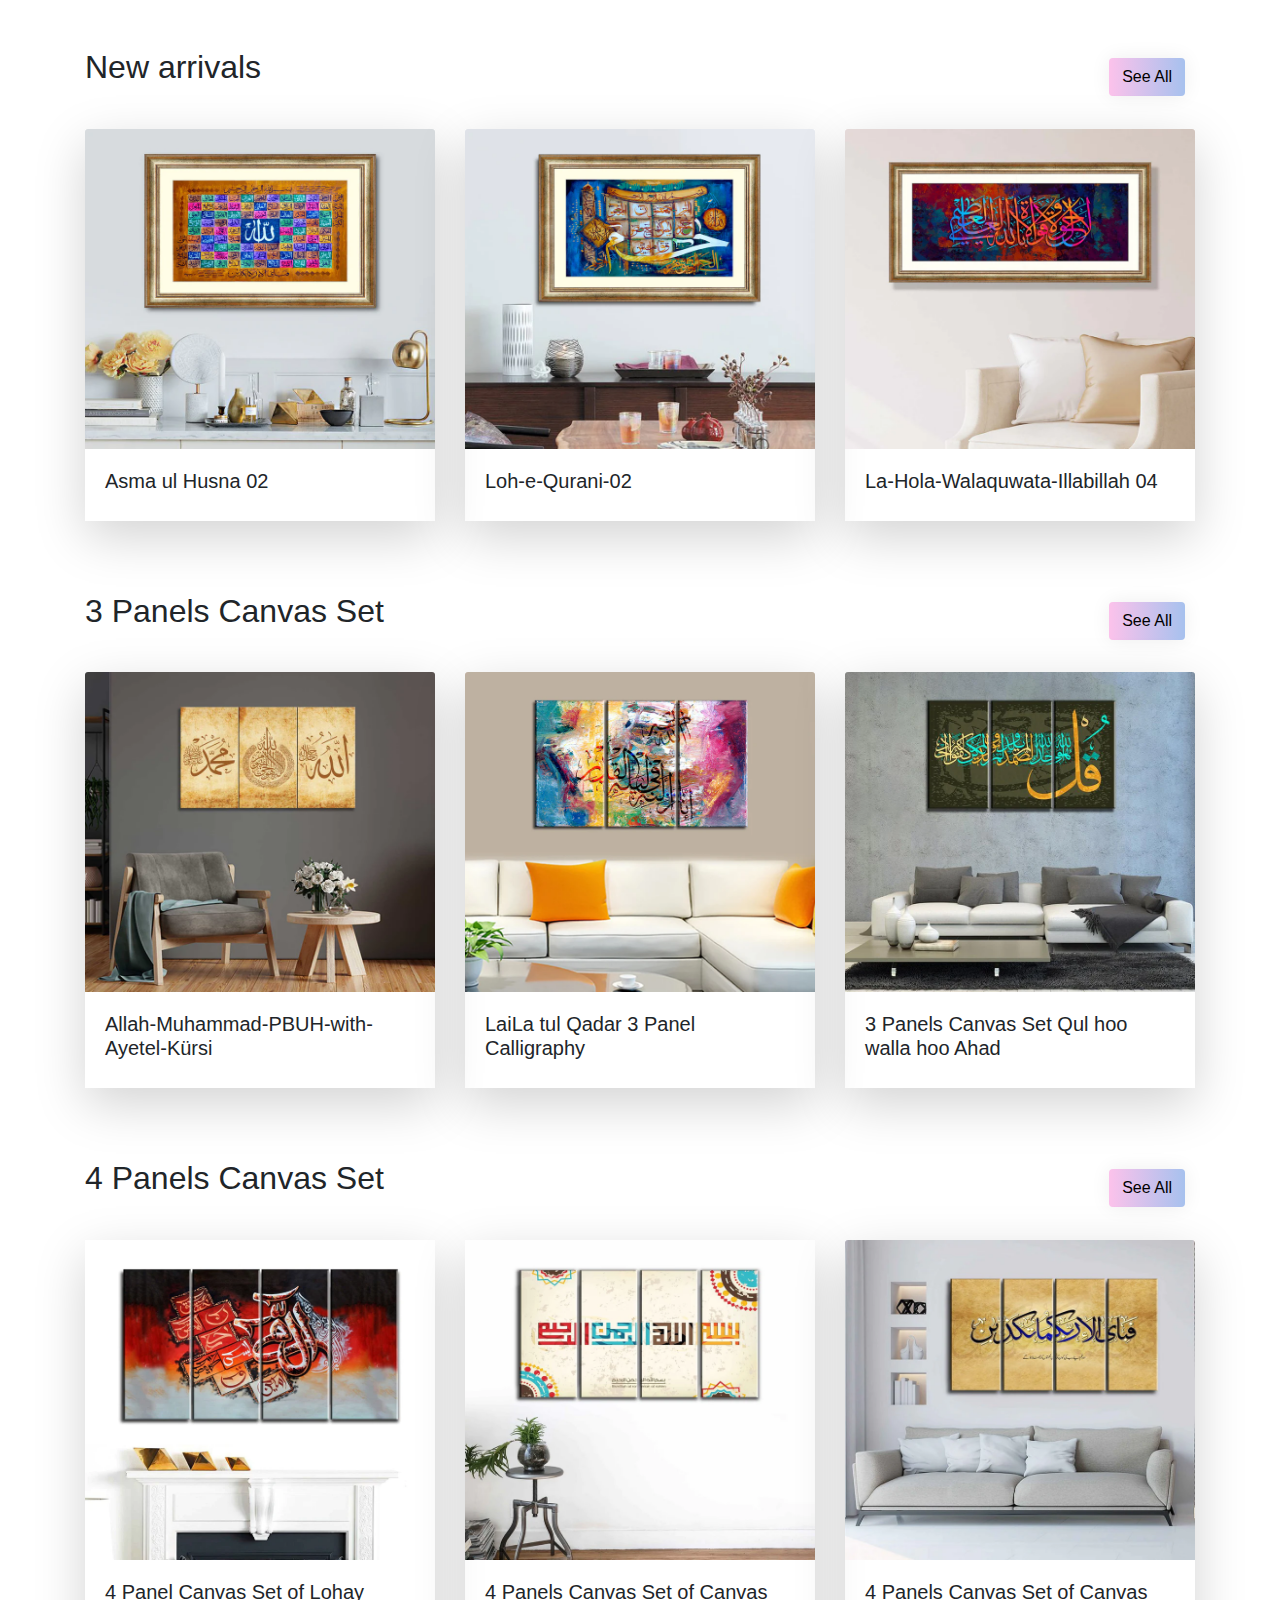
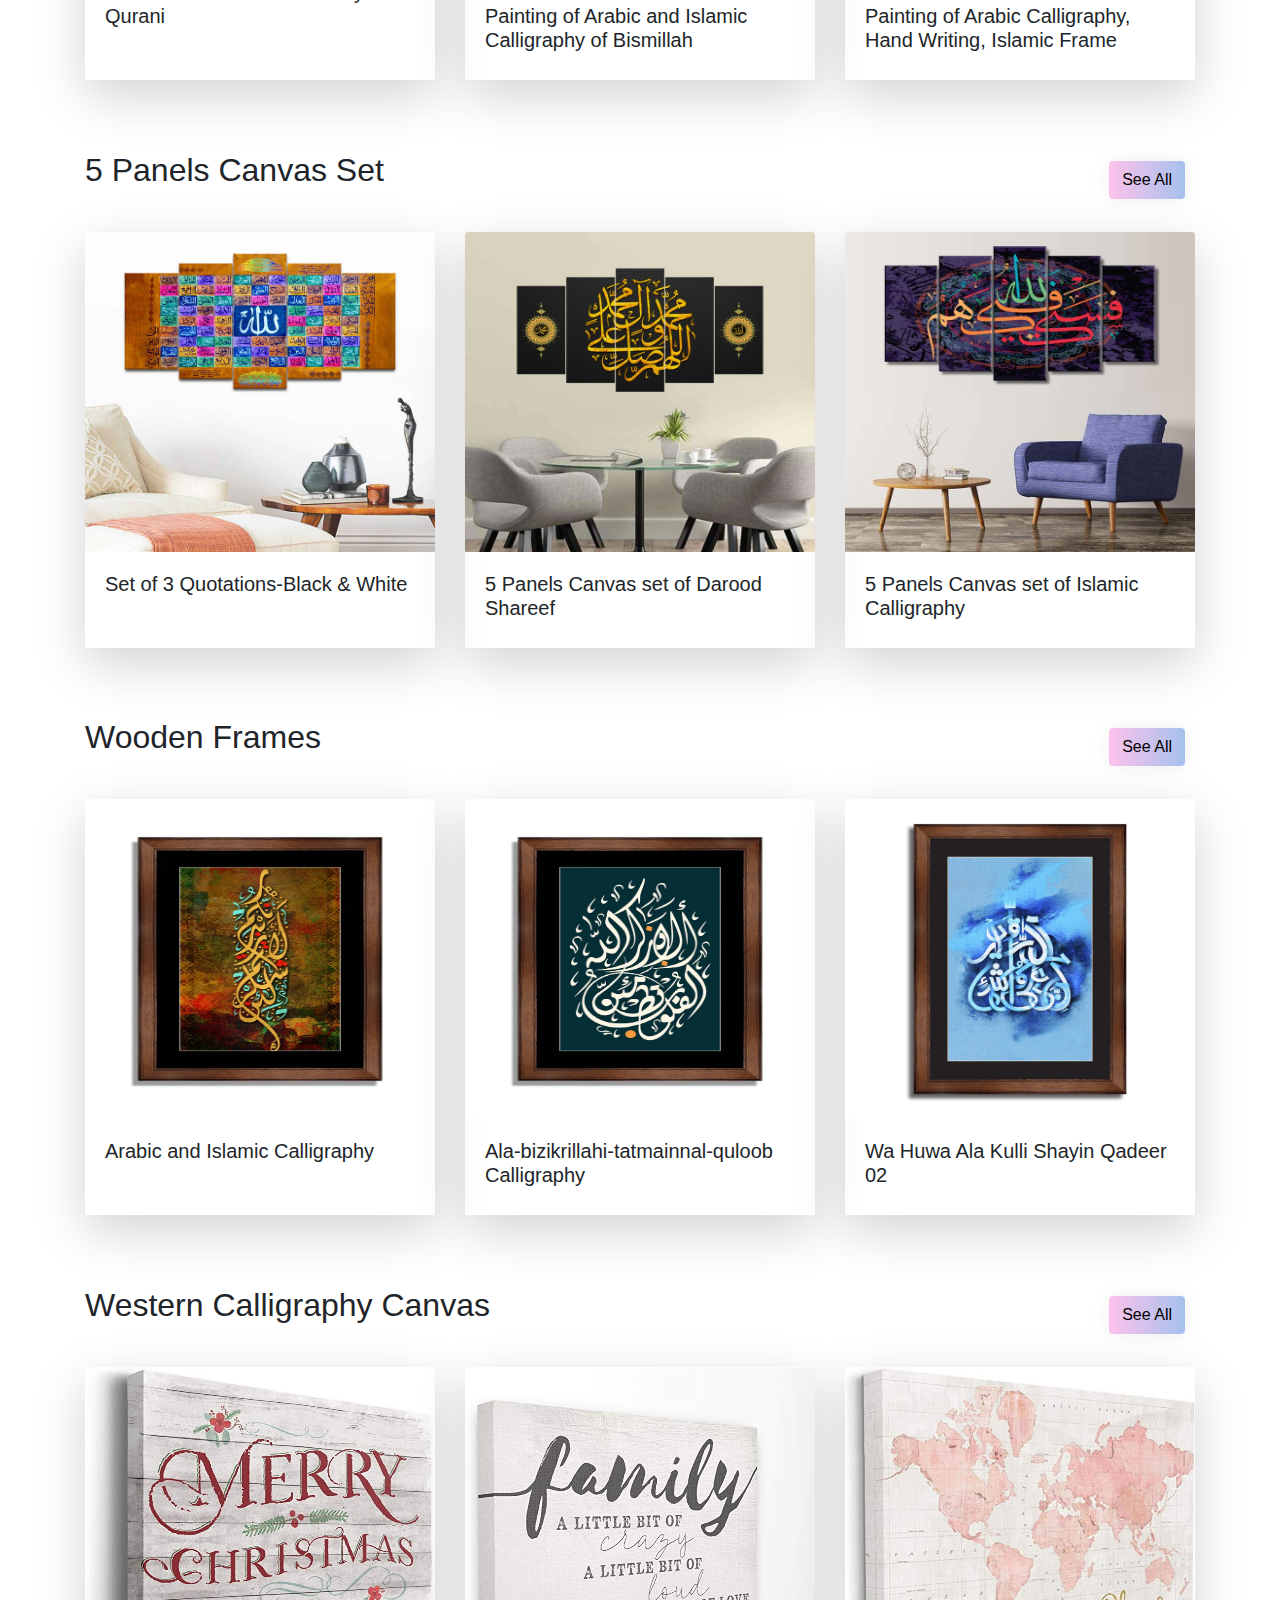
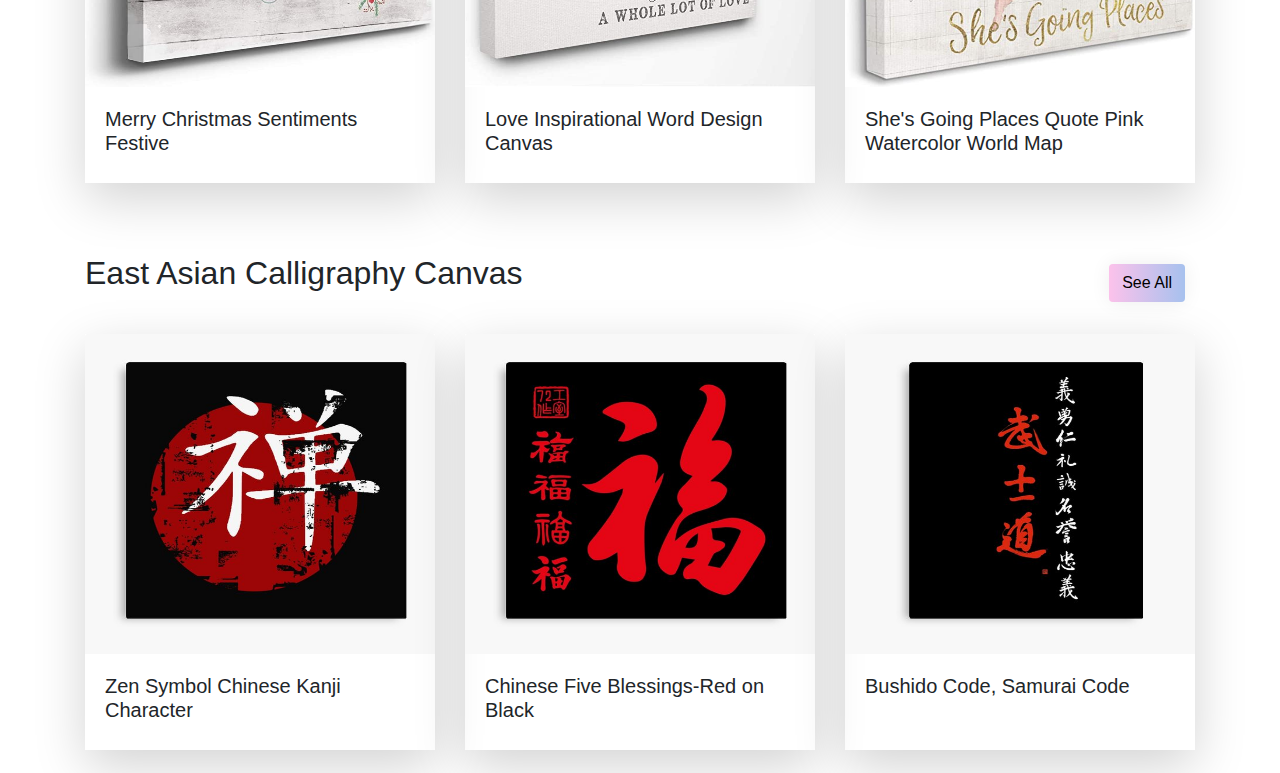
<file: index.html>
<!DOCTYPE html>
<html lang="en">
  <head>
    <meta charset="UTF-8" />
    <meta http-equiv="X-UA-Compatible" content="IE=edge" />
    <meta name="viewport" content="width=device-width, initial-scale=1.0" />
    <title>Cards</title>
    <link rel="stylesheet" href="style.css">
    <link rel="stylesheet" href="bootstrap4/css/bootstrap.min.css"/>
    <script src="jquery-3.5.1.min.js"></script>
    <script src="https://code.jquery.com/jquery-3.5.1.min.js"></script>
    <script src="bootstrap4/js/bootstrap.min.js"></script>
  </head>
  <body>
    <!-- arabic calligraphy -->
    <div id="arabic-calligraphy">
      <!-- new arrivals start -->
    <section id="arrival">
      <div class="container mt-5">
        <div class="top">
          <h2 class="right">New arrivals</h2>
          <div class="left">
          <button id="btarrival" class="btn bt">See All</button>
        </div>
        </div>
        <div class="row" id="arrnew"></div>
      </div>
      <script>
        $.getJSON("./data/arrival.json", (arrayar)=>{
          let arr = document.querySelector("#arrnew");
        for (let i = 0; i<arrayar.length; i++) {
          arr.innerHTML +=
            ` <div class="col-md-4 col-sm-6 pd display">
                        <div class="shadow-lg" style="width: 25rem;overflow:hidden">
                  <div class="zoom">
           <a href=""><img src="`+ arrayar[i].image +
            `" class="card-img-top w-100" style="height:20rem" alt="..."></a>
        </div>
        <div class="card-body container-fluid">
          <h5>` +arrayar[i].name +
            `</h5>
        </div>
      </div>
      </div>`
        }
        })
        </script>
    </section>
    <!-- new arrivals end -->

    <!-- 3-panel canvas start -->
    <section id="threepanel">
      <div class="container mt-5">
        <div class="top">
          <h2 class="right">3 Panels Canvas Set</h2>
          <div class="left">
            <button id="btthree" class="btn bt">See All</button>
          </div>
        </div>
        <div class="row" id="threesets">
        </div>
      </div>
      <script>
        $.getJSON("./data/threepanel.json", (arraythree)=>{
          let three = document.querySelector("#threesets");
        for (let i = 0; i<arraythree.length; i++) {
          three.innerHTML +=
            ` <div class="col-md-4 col-sm-6 pd display">
                        <div class="shadow-lg" style="width: 25rem;overflow:hidden">
                  <div class="zoom">
           <a href=""><img src="`+ arraythree[i].image +
            `" class="card-img-top w-100" style="height:20rem" alt="..."></a>
        </div>
        <div class="card-body container-fluid">
          <h5>` +arraythree[i].name +
            `</h5>
        </div>
      </div>
      </div>`
        }
        })
        </script>
    </section>
    <!-- 3-panel canvas end -->

    <!-- 4-panel canvas start -->
    <section id="fourpanel">
      <div class="container mt-5">
        <div class="top"><h2 class="right">4 Panels Canvas Set</h2>
          <div class="left"><button id="btfour" class="btn bt">See All</button>
          </div></div>
        <div class="row" id="foursets"></div>
      </div>
      <script>
        $.getJSON("./data/fourpanel.json", (arrayfour)=>{
          let four = document.querySelector("#foursets");
        for (let i = 0; i<arrayfour.length; i++) {
          four.innerHTML +=
            ` <div class="col-md-4 col-sm-6 pd display">
                        <div class="shadow-lg" style="width: 25rem;overflow:hidden">
                  <div class="zoom">
           <a href=""><img src="`+ arrayfour[i].image +
            `" class="card-img-top w-100" style="height:20rem" alt="..."></a>
        </div>
        <div class="card-body container-fluid">
          <h5>` +arrayfour[i].name +
            `</h5>
        </div>
      </div>
      </div>`
        }
        })
        </script>
    </section>
    <!-- 4-panel canvas end -->

    <!-- 5-panel-canvas start -->
    <section id="fivepanel">
      <div class="container mt-5">
        <div class="top"><h2 class="right">5 Panels Canvas Set</h2>
          <div class="left"><button id="btfive" class="btn bt">See All</button>
          </div></div>
        <div class="row" id="fivesets"></div>
      </div>
      <script>
        $.getJSON("./data/fivepanel.json", (arrayfive)=>{
          let five = document.querySelector("#fivesets");
        for (let i = 0; i<arrayfive.length; i++) {
          five.innerHTML +=
            ` <div class="col-md-4 col-sm-6 pd display">
                        <div class="shadow-lg" style="width: 25rem;overflow:hidden">
                  <div class="zoom">
           <a href=""><img src="`+ arrayfive[i].image +
            `" class="card-img-top w-100" style="height:20rem" alt="..."></a>
        </div>
        <div class="card-body container-fluid">
          <h5>` +arrayfive[i].name +
            `</h5>
        </div>
      </div>
      </div>`
        }
        })
        </script>
    </section>
    <!-- 5-panel canvas end -->

    <!--wooden frames start  -->
    <section id="wooden">
      <div class="container mt-5">
        <div class="top"><h2 class="right">Wooden Frames</h2>
          <div class="left"><button id="btwood" class="btn bt">See All</button>
          </div></div>
        <div class="row" id="wood"></div>
      </div>
      <script>
        $.getJSON("./data/wood.json", (arraywood)=>{
          let wood = document.querySelector("#wood");
        for (let i = 0; i<arraywood.length; i++) {
          wood.innerHTML +=
            ` <div class="col-md-4 col-sm-6 pd display">
                        <div class="shadow-lg" style="width: 25rem;overflow:hidden">
                  <div class="zoom">
           <a href=""><img src="`+ arraywood[i].image +
            `" class="card-img-top w-100" style="height:20rem" alt="..."></a>
        </div>
        <div class="card-body container-fluid">
          <h5>` +arraywood[i].name +
            `</h5>
        </div>
      </div>
      </div>`
        }
        })
        </script>
    </section>
    <!-- wooden frames end -->
  </div>
  <!-- arabic calligraphy end -->

  <!-- western calligraphy start -->
  <section id="western">
    <div class="container mt-5">
      <div class="top"><h2 class="right">Western Calligraphy Canvas</h2>
        <div class="left"><button id="btwest" class="btn bt">See All</button>
        </div></div>
      <div class="row" id="west"></div>
    </div>
    <script>
      $.getJSON("./data/main1.json", (arraywest)=>{
        let west = document.querySelector("#west");
      for (let i = 0; i<arraywest.length; i++) {
        west.innerHTML +=
          ` <div class="col-md-4 col-sm-6 pd display">
                      <div class="shadow-lg" style="width: 25rem;overflow:hidden">
                <div class="zoom">
         <a href=""><img src="`+ arraywest[i].image +
          `" class="card-img-top w-100" style="height:20rem" alt="..."></a>
      </div>
      <div class="card-body container-fluid">
        <h5>` +arraywest[i].name +
          `</h5>
      </div>
    </div>
    </div>`
      }
      })
      </script>
  </section>
  <!-- western calligraphy end -->

  <!-- east asian calligraphy start -->
  <section id="eastasian">
    <div class="container mt-5">
      <div class="top"><h2 class="right">East Asian Calligraphy Canvas</h2>
        <div class="left"><button id="bteast" class="btn bt">See All</button>
        </div></div>
      <div class="row" id="east"></div>
    </div>
    <script>
      $.getJSON("./data/main2.json", (arrayeast)=>{
        let east = document.querySelector("#east");
      for (let i = 0; i<arrayeast.length; i++) {
        east.innerHTML +=
          ` <div class="col-md-4 col-sm-6 pd display">
                      <div class="shadow-lg" style="width: 25rem;overflow:hidden">
                <div class="zoom">
         <a href=""><img src="`+ arrayeast[i].image +
          `" class="card-img-top w-100" style="height:20rem" alt="..."></a>
      </div>
      <div class="card-body container-fluid">
        <h5>` +arrayeast[i].name +
          `</h5>
      </div>
    </div>
    </div>`
      }
      })
      </script>
  </section>
  <!-- east asian calligraphy end -->

    <script>
      // new arrival jquery start

      const oldHtmlarrival = $("#arrival").html()
      $(document).on("click", '#btarrival', function(){
        // const arrivalbtn = $(this)
        $.ajax({
          type:"get",
          url:"./views/new-arrivals.html",
          success:function(response) {
            $('#arrival').html(response);
            $("section").hide();
            // console.log(arrivalbtn.parents("section"))
            $("#arrival").show();
          }
        })
      })
      $(document).on("click", "#btn-go-back-new-arr", function(){
        $('#arrival').html(oldHtmlarrival);
        $("section").show();
      })

       // new arrival jquery end

      //  three panel jquery start

      const oldHtmlthree = $("#threepanel").html()
      // console.log(oldHtmlthree)
      $(document).on("click", '#btthree', function(){
        // const arrivalbtn = $(this)
        $.ajax({
          type:"get",
          url:"./views/three-panel.html",
          success:function(response) {
            // console.log('res', response)
            $('#threepanel').html(response);
            $("section").hide();
            // console.log(arrivalbtn.parents("section"))
            $("#threepanel").show();
          }
        })
      })
      $(document).on("click", "#btn-go-back-three", function(){
        $('#threepanel').html(oldHtmlthree);
        $("section").show();
      })

      //  three panel jquery end 

      // four panel jquery start
      const oldHtmlfour = $("#fourpanel").html();
      $(document).on("click", "#btfour", function(){
        $.ajax({
          type:"get",
          url:"./views/four-panel.html",
          success:function(response){
            $("#fourpanel").html(response);
            $("section").hide();
            $("#fourpanel").show();
          }
        })
      })
      $(document).on("click", "#btn-go-back-four", function(){
        $("#fourpanel").html(oldHtmlfour);
        $("section").show();
      })
      // four panel jquery end

      // five panel jquery start
      const oldHtmlfive = $("#fivepanel").html();
      // console.log(oldHtmlfive);
      $(document).on("click", "#btfive", function(){
        $.ajax({
          type:"get",
          url:"./views/five-panel.html",
          success:function(response){
            $("#fivepanel").html(response);
            $("section").hide();
            $("#fivepanel").show();
          }
        })
      })
      $(document).on("click", "#btn-go-back-five", function(){
        $("#fivepanel").html(oldHtmlfive);
        $("section").show();
      })
      // five panel jquery end

      // wooden jquery start
      const oldHtmlwooden = $("#wooden").html();
      $(document).on("click", "#btwood", function(){
        $.ajax({
          type:"get",
          url:"./views/wooden.html",
          success:function(response){
            $("#wooden").html(response);
            $("section").hide();
            $("#wooden").show();
          }
        })
      })
      $(document).on("click", "#btn-go-back-wood", function(){
        $("#wooden").html(oldHtmlwooden);
        $("section").show();
      })
      // wooden jquery end

      // west jquery start
      const oldHtmlwest = $("#western").html();
      $(document).on("click", "#btwest", function(){
        $.ajax({
          type:"get",
          url:"./views/west.html",
          success:function(response){
            $("#western").html(response);
            $("section").hide();
            $("#western").show();
          }
        })
      })
      $(document).on("click", "#btn-go-back-west", function(){
        $("#western").html(oldHtmlwest);
        $("section").show();
      })
      // west jquery end

      // eastasian jquery start
      const oldHtmleast = $("#eastasian").html();
      $(document).on("click", "#bteast", function(){
        $.ajax({
          type:"get",
          url:"./views/east.html",
          success:function(response){
            $("#eastasian").html(response),
            $("section").hide();
            $("#eastasian").show();
          }
        })
      })
      $(document).on("click", "#btn-go-back-east", function(){
        $("#eastasian").html(oldHtmleast);
        $("section").show();
      })
      // eastasian jquery end
      
    </script>
    
  </body>
</html>
</file>
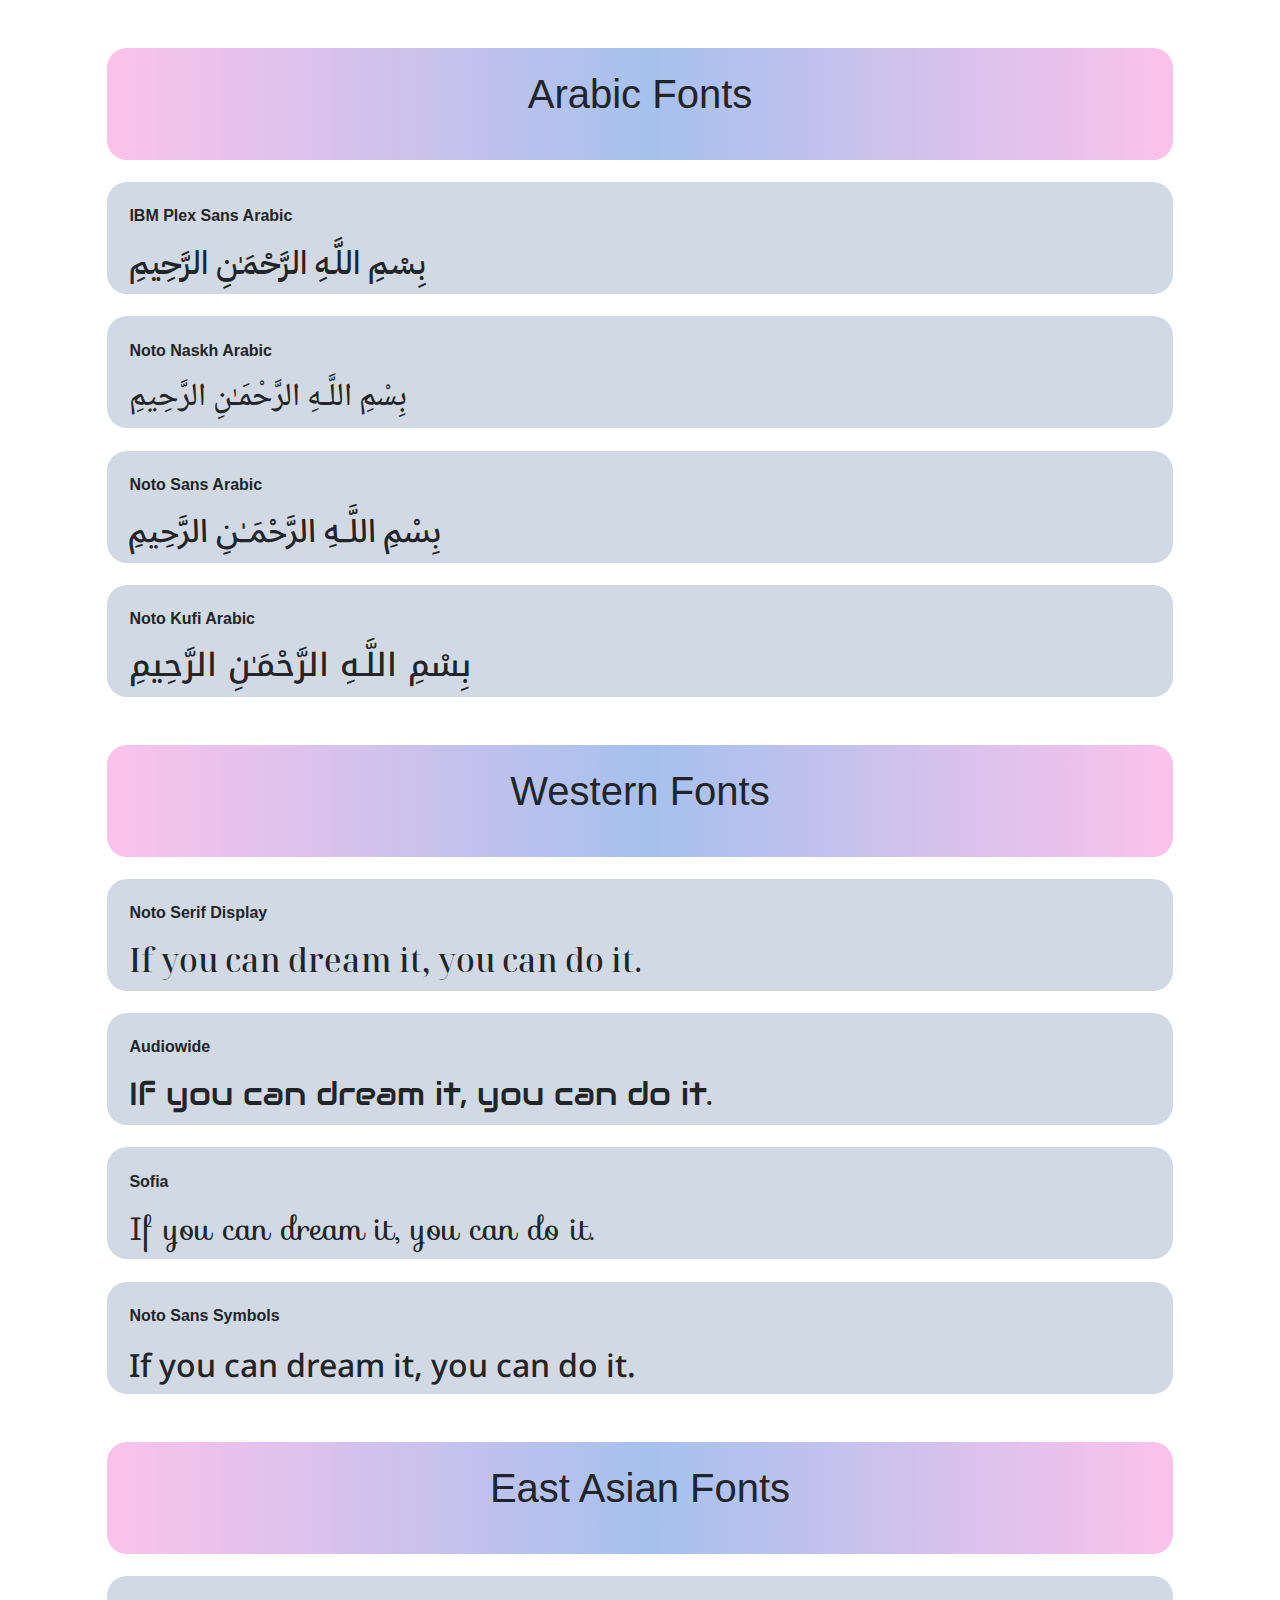
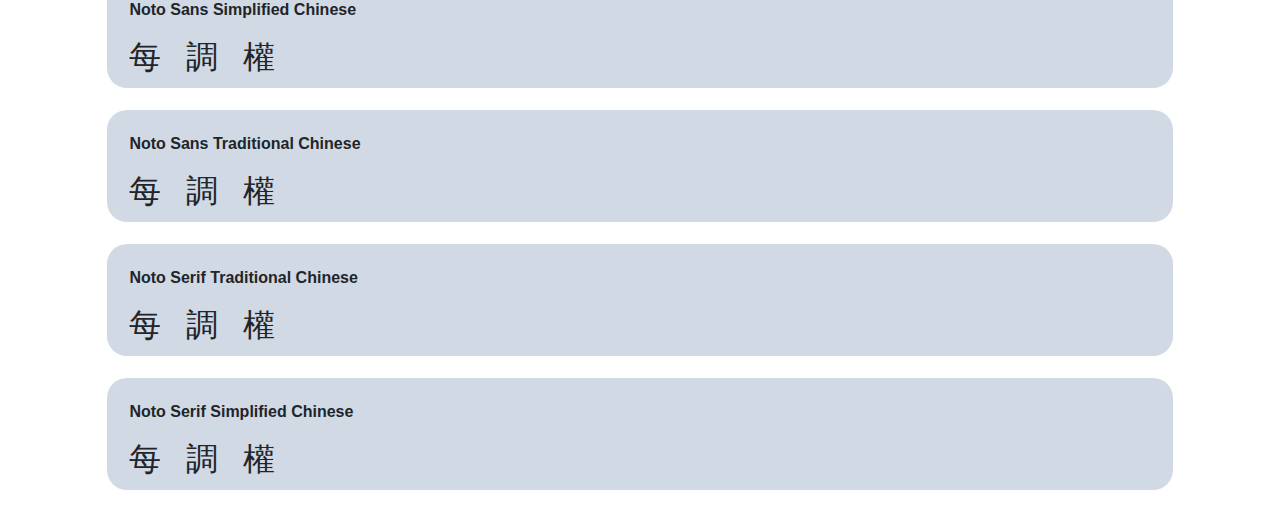
<file: arabic-fonts.html>
<!DOCTYPE html>
<html lang="en">
<head>
    <meta charset="UTF-8">
    <meta http-equiv="X-UA-Compatible" content="IE=edge">
    <meta name="viewport" content="width=device-width, initial-scale=1.0">
    <title></title>
    <link rel="stylesheet" href="https://fonts.googleapis.com/css?family=IBM Plex Sans Arabic|Noto Naskh Arabic|Noto Sans Arabic|Noto Kufi Arabic|Noto Serif Display|Audiowide|Sofia|Noto Sans Symbols|Noto Sans Simplified Chinese|Noto Sans Traditional Chinese|Noto Serif Traditional Chinese|Noto Serif Simplified Chinese">
    <link rel="stylesheet" href="style.css">
    <link rel="stylesheet" href="bootstrap4/css/bootstrap.min.css">
    <script src="jquery-3.5.1.min.js"></script>
    <script src="bootstrap4/js/bootstrap.min.js"></script>
</head>
<body>
    <!-- arabic fonts start -->
    <section id="arabicfonts">
      <div class="container mt-5">
        <h1 class="afonts font1arab text-center">Arabic Fonts</h1>
        <div class="afontsec">
           <div class="font1arab">
            <p><b>IBM Plex Sans Arabic</b></p>
             <h2 class="arabfontlist a1">بِسْمِ اللَّـهِ الرَّحْمَـٰنِ الرَّحِيمِ</h2>
           </div>
        <div class="font1arab">
            <p><b>Noto Naskh Arabic</b></p>
            <h2 class="arabfontlist a2">بِسْمِ اللَّـهِ الرَّحْمَـٰنِ الرَّحِيمِ</h2>
       </div>
        <div class="font1arab">
            <p><b>Noto Sans Arabic</b></p>
            <h2 class="arabfontlist a3">بِسْمِ اللَّـهِ الرَّحْمَـٰنِ الرَّحِيمِ</h2>
        </div>
        <div class="font1arab">
            <p><b>Noto Kufi Arabic</b></p>
            <h2 class="arabfontlist a4">بِسْمِ اللَّـهِ الرَّحْمَـٰنِ الرَّحِيمِ</h2></div>
      </div>

     </div>
   </section>
   <!-- arabic fonts end -->

   <!-- west font start -->
   <section id="westfonts">
    <div class="container mt-5">
      <h1 class="afonts font1arab text-center">Western Fonts</h1>
      <div class="afontsec">
         <div class="font1arab">
          <p><b> Noto Serif Display</b></p>
           <h2 class="arabfontlist w1">If you can dream it, you can do it. </h2>
         </div>
      <div class="font1arab">
          <p><b> Audiowide</b></p>
          <h2 class="arabfontlist w2">If you can dream it, you can do it.</h2>
     </div>
      <div class="font1arab">
          <p><b>Sofia</b></p>
          <h2 class="arabfontlist w3">If you can dream it, you can do it.</h2>
      </div>
      <div class="font1arab">
          <p><b>Noto Sans Symbols</b></p>
          <h2 class="arabfontlist w4">If you can dream it, you can do it.</h2></div>
    </div>

   </div>
 </section>
   <!-- west font end -->

   <!-- east font start -->
   <section id="eastfonts">
    <div class="container mt-5">
      <h1 class="afonts font1arab text-center">East Asian Fonts</h1>
      <div class="afontsec">
         <div class="font1arab">
          <p><b>Noto Sans Simplified Chinese</b></p>
           <h2 class="arabfontlist e1">每𠊛調𣎏權𤯨</h2>
         </div>
      <div class="font1arab">
          <p><b>Noto Sans Traditional Chinese</b></p>
          <h2 class="arabfontlist e2">每𠊛調𣎏權𤯨</h2>
     </div>
      <div class="font1arab">
          <p><b>Noto Serif Traditional Chinese</b></p>
          <h2 class="arabfontlist e3">每𠊛調𣎏權𤯨</h2>
      </div>
      <div class="font1arab">
          <p><b>Noto Serif Simplified Chinese</b></p>
          <h2 class="arabfontlist e4">每𠊛調𣎏權𤯨</h2></div>
    </div>

   </div>
 </section>
   <!-- east font end -->
</body>
</html>
</file>
<file: style.css>
/* cards css start */
* {
    margin: 0 auto;
  }
  .display{
     display: flex;
     justify-content: space-evenly;
  }
  .pd {
    padding: 2%;
  }
  .panel{
    background-size:cover;
    background-repeat: no-repeat;
    border: 30px solid white !important;
  }
  .threepanel{
    background-image: url("images/t1.webp");
    height: 25rem;
  }
  .fourpanel{
    background-image:url("images/f1.webp");
    height: 30rem;

  }
  .btncss{
    position: relative;
    top: 70%;
    left:20%;
  }
  .zoom:hover{
        /* -ms-transform: scale(1.2); 
        -webkit-transform: scale(1.2); */
         transform: scale(1.1);
         transition: transform 0.25s;
         overflow: hidden;
    }
    /* card css end */
    .bt{
      margin: 10px;
      padding: 30px;
      text-align: center;
      /* text-transform: uppercase; */
      transition: 0.5s;
      background-size: 200% auto;
      color: black;
     /* text-shadow: 0px 0px 10px rgba(0,0,0,0.2);*/
      box-shadow: 0 0 20px #eee;
      border-radius: 10px;
      background-image: linear-gradient(to right, #fbc2eb 0%, #a6c1ee 51%, #fbc2eb 100%);

    }
    .btn:hover {
      background-position: right center; /* change the direction of the change here */
    }
    .top{
      display: flex;
    }
    .left{
      width: 50%;
      text-align-last:end;
    }
    .right{
      width: 50%;
      text-align-last: left ;
    }
    /* arabicfonts css start */
    .afonts{
      background-image: linear-gradient(to right, #fbc2eb 0%, #a6c1ee 51%, #fbc2eb 100%);
    }
    .font1arab{
      background-color: #d1d9e5;
      height: 7rem;
      margin: 2%;
      padding: 2%;
      border-radius: 20px;
    }
    .a1{
      font-family:IBM Plex Sans Arabic;
    }
    .a2{
      font-family:Noto Naskh Arabic;
    }
    .a3{
      font-family: Noto Sans Arabic;
    }
    .a4{
      font-family:Noto Kufi Arabic;
    }
    /* arabicfonts css end */

    /* west font css start */
    .w1{
      font-family: Noto Serif Display;
    }
    .w2{
      font-family: Audiowide;
    }
    .w3{
      font-family: Sofia;
    }
    .w4{
      font-family: Noto Sans Symbols;
    }
    /* west font css end */

    /* east font css start */
    .e1{
      font-family: Noto Sans Simplified Chinese;
    }
    .e2{
      font-family: Noto Sans Traditional Chinese;
    }
    .e3{
      font-family: Noto Serif Traditional Chinese;
    }
    .e4{
      font-family: Noto Serif Simplified Chinese;
    }
    /* east font css end */
</file>
